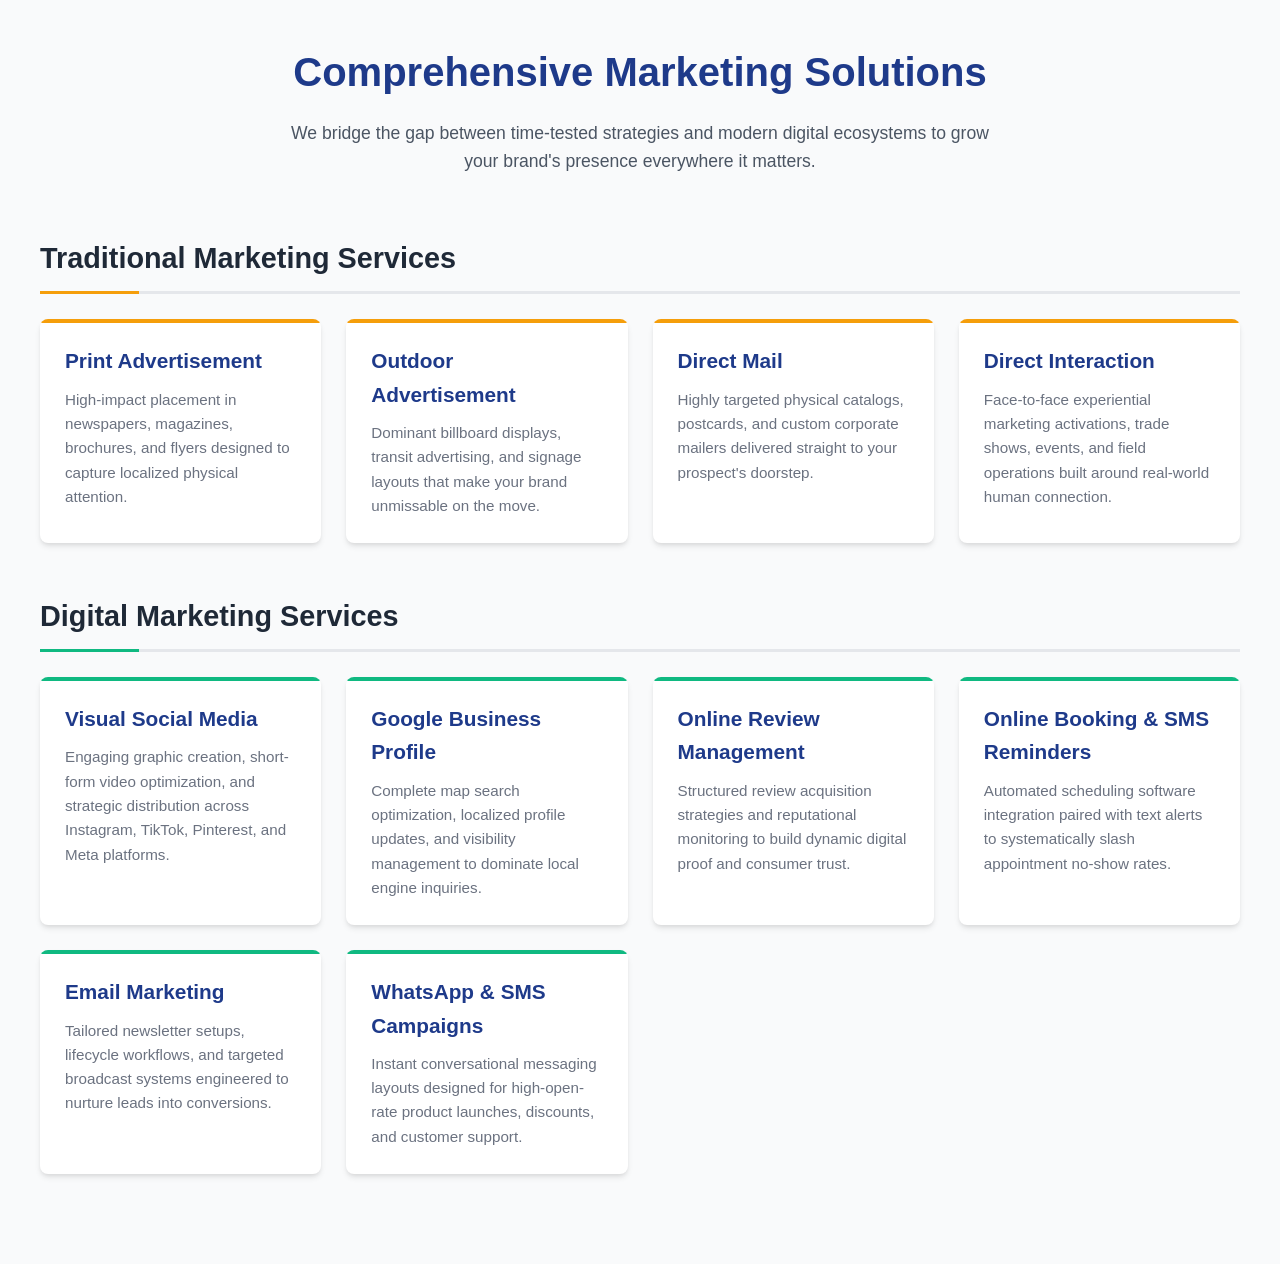
<file: Services/Marketing.htm>
<!DOCTYPE html>
<html lang="en">
<head>
    <meta charset="UTF-8">
    <meta name="viewport" content="width=device-width, initial-scale=1.0">
    <title>Our Marketing Services | Traditional & Digital</title>
    <style>
        :root {
            --primary-color: #2563eb;
            --secondary-color: #1e3a8a;
            --accent-traditional: #f59e0b;
            --accent-digital: #10b981;
            --text-main: #1f2937;
            --bg-light: #f9fafb;
            --card-bg: #ffffff;
        }

        * {
            box-sizing: border-box;
            margin: 0;
            padding: 0;
        }

        body {
            font-family: 'Segoe UI', Tahoma, Geneva, Verdana, sans-serif;
            line-height: 1.6;
            color: var(--text-main);
            background-color: var(--bg-light);
            padding: 40px 20px;
        }

        .container {
            max-width: 1200px;
            margin: 0 auto;
        }

        header {
            text-align: center;
            margin-bottom: 60px;
        }

        header h1 {
            font-size: 2.5rem;
            color: var(--secondary-color);
            margin-bottom: 15px;
        }

        header p {
            font-size: 1.1rem;
            color: #4b5563;
            max-width: 700px;
            margin: 0 auto;
        }

        .services-section {
            margin-bottom: 50px;
        }

        .section-title {
            font-size: 1.8rem;
            margin-bottom: 25px;
            padding-bottom: 10px;
            border-bottom: 3px solid #e5e7eb;
            display: flex;
            align-items: center;
        }

        .traditional-title {
            border-image: linear-gradient(to right, var(--accent-traditional) 100px, #e5e7eb 100px) 1;
        }

        .digital-title {
            border-image: linear-gradient(to right, var(--accent-digital) 100px, #e5e7eb 100px) 1;
        }

        .grid {
            display: grid;
            grid-template-columns: repeat(auto-fill, minmax(260px, 1fr));
            gap: 25px;
        }

        /* Clickable Card Styling */
        .card-link {
            text-decoration: none;
            color: inherit;
            display: block;
        }

        .card {
            background-color: var(--card-bg);
            border-radius: 8px;
            padding: 25px;
            box-shadow: 0 4px 6px -1px rgba(0, 0, 0, 0.1), 0 2px 4px -1px rgba(0, 0, 0, 0.06);
            transition: transform 0.3s ease, box-shadow 0.3s ease;
            position: relative;
            overflow: hidden;
            height: 100%; /* Ensures all cards in a row have equal height */
        }

        .card-link:hover .card {
            transform: translateY(-5px);
            box-shadow: 0 10px 15px -3px rgba(0, 0, 0, 0.1), 0 4px 6px -2px rgba(0, 0, 0, 0.05);
            cursor: pointer;
        }

        .traditional-card::before {
            content: '';
            position: absolute;
            top: 0;
            left: 0;
            width: 100%;
            height: 4px;
            background-color: var(--accent-traditional);
        }

        .digital-card::before {
            content: '';
            position: absolute;
            top: 0;
            left: 0;
            width: 100%;
            height: 4px;
            background-color: var(--accent-digital);
        }

        .card h3 {
            font-size: 1.3rem;
            color: var(--secondary-color);
            margin-bottom: 10px;
        }

        .card p {
            font-size: 0.95rem;
            color: #6b7280;
        }

        @media (max-width: 768px) {
            body {
                padding: 20px 10px;
            }
            header h1 {
                font-size: 2rem;
            }
            .grid {
                grid-template-columns: 1fr;
            }
        }
    </style>
</head>
<body>

    <div class="container">
        <header>
            <h1>Comprehensive Marketing Solutions</h1>
            <p>We bridge the gap between time-tested strategies and modern digital ecosystems to grow your brand's presence everywhere it matters.</p>
        </header>

        <!-- TRADITIONAL MARKETING SERVICES -->
        <section class="services-section">
            <h2 class="section-title traditional-title">Traditional Marketing Services</h2>
            <div class="grid">
                
                <!-- 1. Print Advertisement -->
                <a href="https://yourwebsite.com" class="card-link">
                    <div class="card traditional-card">
                        <h3>Print Advertisement</h3>
                        <p>High-impact placement in newspapers, magazines, brochures, and flyers designed to capture localized physical attention.</p>
                    </div>
                </a>

                <!-- 2. Outdoor Advertisement -->
                <a href="https://yourwebsite.com" class="card-link">
                    <div class="card traditional-card">
                        <h3>Outdoor Advertisement</h3>
                        <p>Dominant billboard displays, transit advertising, and signage layouts that make your brand unmissable on the move.</p>
                    </div>
                </a>

                <!-- 3. Direct Mail -->
                <a href="https://yourwebsite.com" class="card-link">
                    <div class="card traditional-card">
                        <h3>Direct Mail</h3>
                        <p>Highly targeted physical catalogs, postcards, and custom corporate mailers delivered straight to your prospect's doorstep.</p>
                    </div>
                </a>

                <!-- 4. Direct Interaction -->
                <a href="https://yourwebsite.com" class="card-link">
                    <div class="card traditional-card">
                        <h3>Direct Interaction</h3>
                        <p>Face-to-face experiential marketing activations, trade shows, events, and field operations built around real-world human connection.</p>
                    </div>
                </a>

            </div>
        </section>

        <!-- DIGITAL MARKETING SERVICES -->
        <section class="services-section">
            <h2 class="section-title digital-title">Digital Marketing Services</h2>
            <div class="grid">

                <!-- 1. Visual Social Media -->
                <a href="https://yourwebsite.com" class="card-link">
                    <div class="card digital-card">
                        <h3>Visual Social Media</h3>
                        <p>Engaging graphic creation, short-form video optimization, and strategic distribution across Instagram, TikTok, Pinterest, and Meta platforms.</p>
                    </div>
                </a>

                <!-- 2. Google Business Profile -->
                <a href="https://yourwebsite.com" class="card-link">
                    <div class="card digital-card">
                        <h3>Google Business Profile</h3>
                        <p>Complete map search optimization, localized profile updates, and visibility management to dominate local engine inquiries.</p>
                    </div>
                </a>

                <!-- 3. Online Review Management -->
                <a href="https://yourwebsite.com" class="card-link">
                    <div class="card digital-card">
                        <h3>Online Review Management</h3>
                        <p>Structured review acquisition strategies and reputational monitoring to build dynamic digital proof and consumer trust.</p>
                    </div>
                </a>

                <!-- 4. Online Booking & SMS Reminders -->
                <a href="https://yourwebsite.com" class="card-link">
                    <div class="card digital-card">
                        <h3>Online Booking & SMS Reminders</h3>
                        <p>Automated scheduling software integration paired with text alerts to systematically slash appointment no-show rates.</p>
                    </div>
                </a>

                <!-- 5. Email Marketing -->
                <a href="https://yourwebsite.com" class="card-link">
                    <div class="card digital-card">
                        <h3>Email Marketing</h3>
                        <p>Tailored newsletter setups, lifecycle workflows, and targeted broadcast systems engineered to nurture leads into conversions.</p>
                    </div>
                </a>

                <!-- 6. WhatsApp & SMS Campaigns -->
                <a href="https://yourwebsite.com" class="card-link">
                    <div class="card digital-card">
                        <h3>WhatsApp & SMS Campaigns</h3>
                        <p>Instant conversational messaging layouts designed for high-open-rate product launches, discounts, and customer support.</p>
                    </div>
                </a>

            </div>
        </section>
    </div>

</body>
</html>
</file>
